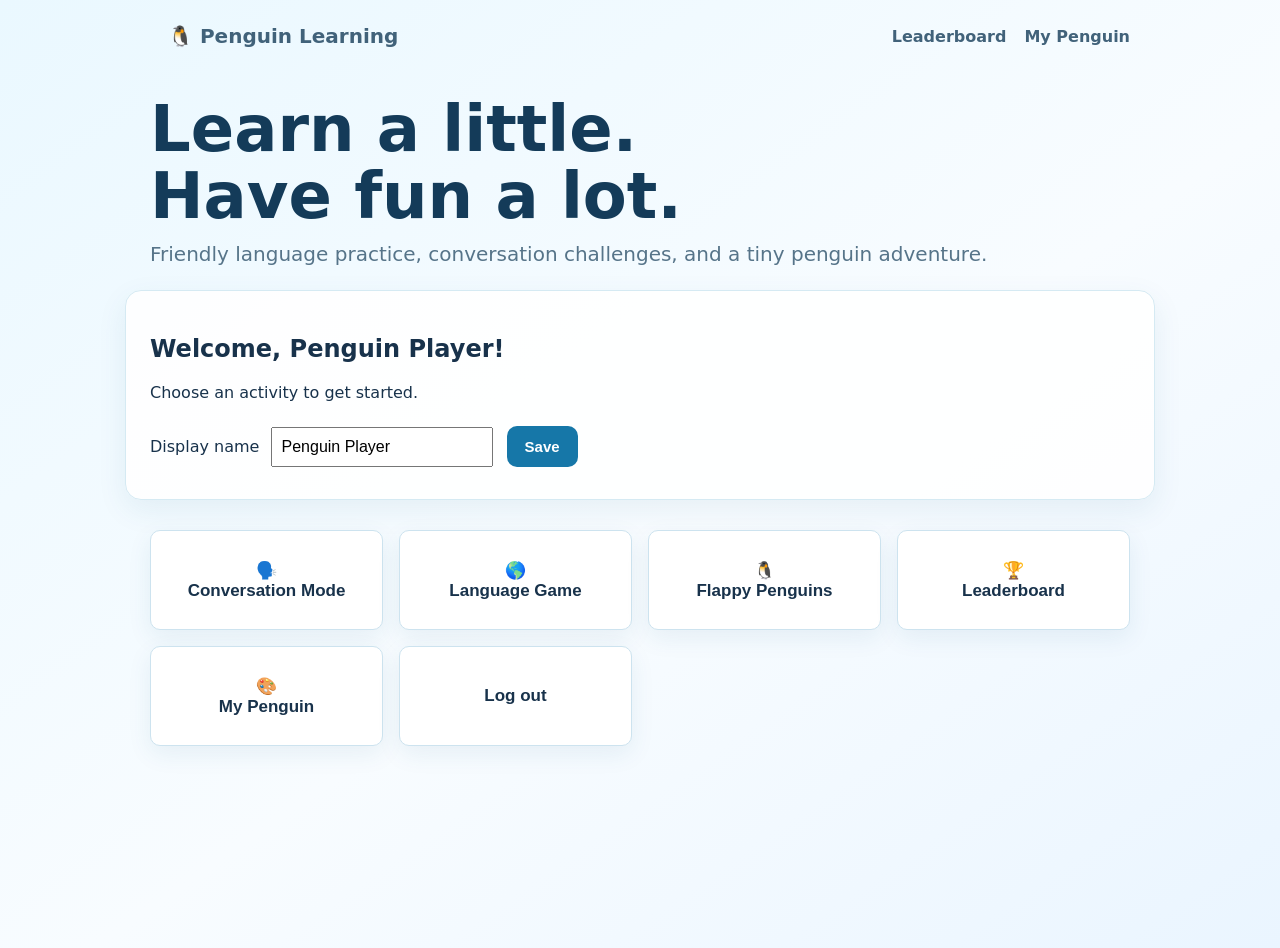
<file: docs/index.html>
<!doctype html>
<html><head><meta charset="utf-8"><meta name="viewport" content="width=device-width, initial-scale=1"><title>Penguin Learning</title><link rel="stylesheet" href="style.css"></head>
<body>
<header class="topbar"><a class="brand" href="index.html">🐧 Penguin Learning</a><nav><a href="leaderboard.html">Leaderboard</a><a href="penguin.html">My Penguin</a></nav></header>
<main>
<section class="hero"><h1>Learn a little.<br>Have fun a lot.</h1><p>Friendly language practice, conversation challenges, and a tiny penguin adventure.</p></section>
<section class="card welcome-card"><h2>Welcome, <span id="name"></span>!</h2><p>Choose an activity to get started.</p><label>Display name <input id="nameInput" maxlength="30"></label><button id="saveName">Save</button></section>
<section class="menu">
<a href="conversation.html"><button>🗣️<br>Conversation Mode</button></a><a href="language.html"><button>🌎<br>Language Game</button></a><a href="flappy.html"><button>🐧<br>Flappy Penguins</button></a><a href="leaderboard.html"><button>🏆<br>Leaderboard</button></a><a href="penguin.html"><button>🎨<br>My Penguin</button></a><button id="logout">Log out</button>
</section>
</main>
<script src="app.js"></script><script>
if (!currentUser()) saveUser(getUser("Penguin Player"));
let user = getUser();
const name = document.getElementById("name"); const input = document.getElementById("nameInput");
name.textContent = user.username; input.value = user.username;
document.getElementById("saveName").onclick = () => { setUsername(input.value); user = getUser(); name.textContent = user.username; input.value = user.username; };
document.getElementById("logout").onclick = logout;
</script></body></html>
</file>
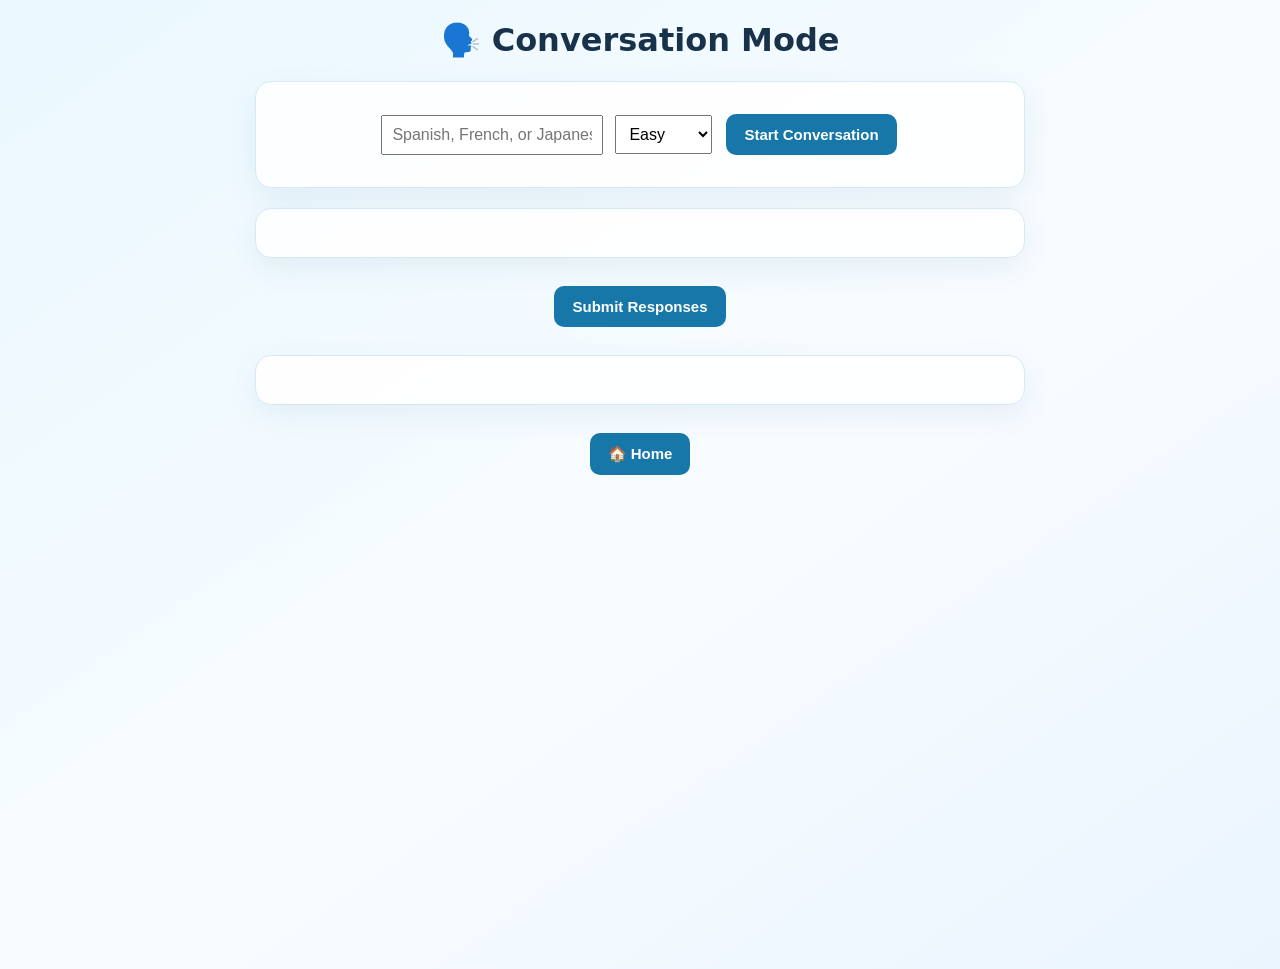
<file: docs/conversation.html>
<!doctype html>
<html><head><meta charset="utf-8"><title>Conversation Mode</title><link rel="stylesheet" href="style.css"></head>
<body><h1>🗣️ Conversation Mode</h1><div class="card"><input id="language" placeholder="Spanish, French, or Japanese"><select id="difficulty"><option>Easy</option><option>Medium</option><option>Hard</option></select><button id="start">Start Conversation</button></div><div id="prompts" class="card"></div><button id="submit">Submit Responses</button><div id="results" class="card"></div><a href="home.html"><button>🏠 Home</button></a>
<script src="app.js"></script><script>
requireUser(); const promptBank = { Spanish: [{english:"Hello, how are you?", target:"Hola, ¿cómo estás?"},{english:"My name is Alex.", target:"Me llamo Alex."},{english:"I like penguins.", target:"Me gustan los pingüinos."}], French: [{english:"Hello, how are you?", target:"Bonjour, comment allez-vous ?"},{english:"My name is Alex.", target:"Je m'appelle Alex."},{english:"I like penguins.", target:"J'aime les pingouins."}], Japanese: [{english:"Hello, how are you?", target:"Konnichiwa, ogenki desu ka?"},{english:"My name is Alex.", target:"Watashi no namae wa Alex desu."},{english:"I like penguins.", target:"Watashi wa pengin ga suki desu."}] }; let prompts = [];
document.getElementById("start").onclick = () => { const typed = document.getElementById("language").value.trim(); const key = Object.keys(promptBank).find(k => k.toLowerCase() === typed.toLowerCase()) || "Spanish"; prompts = promptBank[key]; document.getElementById("prompts").innerHTML = prompts.map((p,i) => `<div class="question"><b>${i+1}. ${p.english}</b><br><textarea id="answer${i}" rows="3" cols="45" placeholder="Type your translation"></textarea></div>`).join(""); };
document.getElementById("submit").onclick = () => { if (!prompts.length) return; const results = prompts.map((p,i) => { const answer = document.getElementById(`answer${i}`).value.trim(); const score = answer ? 10 : 0; return `<p><b>Question ${i+1}: ${score}/10</b><br>Expected: ${escapeHtml(p.target)}<br>${answer ? "Nice effort! Compare your answer with the example." : "Try answering next time."}</p>`; }); const user = getUser(); const earned = prompts.filter((_,i) => document.getElementById(`answer${i}`).value.trim()).length * 2; user.xp += earned; user.level = Math.floor(user.xp / 20) + 1; saveUser(user); document.getElementById("results").innerHTML = results.join("") + `<b>XP earned: ${earned}</b>`; };
</script></body></html>
</file>
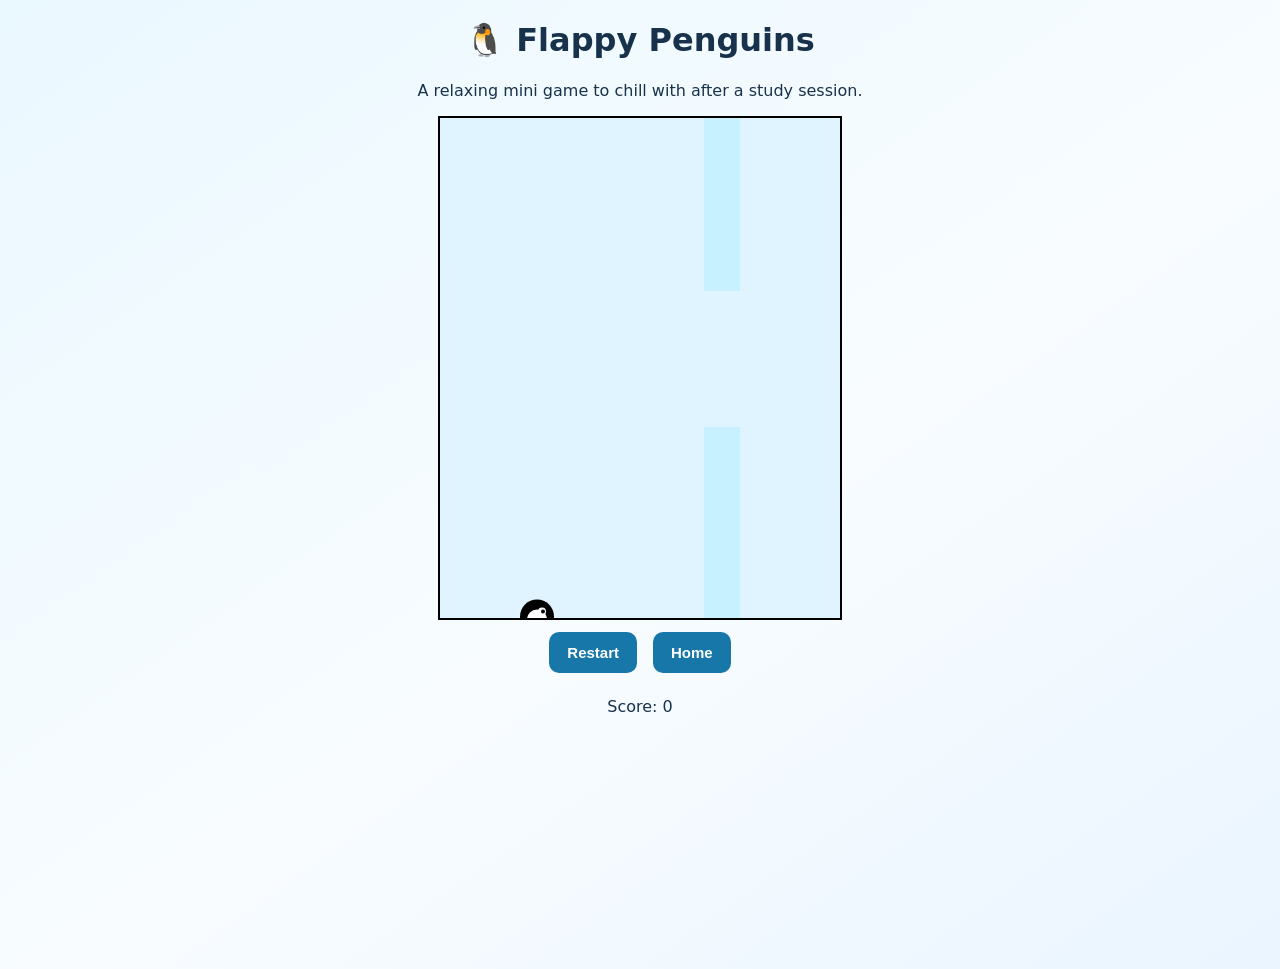
<file: docs/flappy.html>
<!doctype html>
<html><head><meta charset="utf-8"><title>Flappy Penguins</title><link rel="stylesheet" href="style.css"></head>
<body><h1>🐧 Flappy Penguins</h1><p>A relaxing mini game to chill with after a study session.</p><canvas id="game" width="400" height="500"></canvas><br><button onclick="restart()">Restart</button><a href="home.html"><button>Home</button></a><p id="score">Score: 0</p>
<script src="app.js"></script><script>
requireUser(); const canvas=document.getElementById("game"),ctx=canvas.getContext("2d"); let penguin,pipes,score,gameOver; const gravity=.12,jumpPower=-4,penguinSize=34,minGap=penguinSize*4,pipeWidth=36,pipeSpeed=2,pipeSpacing=180; function start(){penguin={x:80,y:200,w:penguinSize,h:penguinSize,vel:0};pipes=[];score=0;gameOver=false;document.getElementById("score").textContent="Score: 0";spawnPipe()} function spawnPipe(){const margin=150,top=Math.random()*(canvas.height-minGap-margin*2)+margin;pipes.push({x:canvas.width,w:pipeWidth,top,bottom:top+minGap,passed:false})} function update(){if(gameOver)return;penguin.vel+=gravity;penguin.y+=penguin.vel;if(penguin.y>canvas.height)gameOver=true;if(penguin.y<0)penguin.y=0;pipes.forEach(p=>{p.x-=pipeSpeed;if(!p.passed&&p.x<penguin.x){p.passed=true;score++;document.getElementById("score").textContent="Score: "+score}if(penguin.x<p.x+p.w&&penguin.x+penguin.w>p.x&&(penguin.y<p.top||penguin.y+penguin.h>p.bottom))gameOver=true});pipes=pipes.filter(p=>p.x+p.w>0);const last=pipes[pipes.length-1];if(last&&last.x<canvas.width-pipeSpacing)spawnPipe()} function drawPenguin(){ctx.fillStyle="black";ctx.beginPath();ctx.arc(penguin.x+17,penguin.y+17,17,0,Math.PI*2);ctx.fill();ctx.fillStyle="white";ctx.beginPath();ctx.arc(penguin.x+17,penguin.y+20,10,0,Math.PI*2);ctx.fill();ctx.beginPath();ctx.arc(penguin.x+22,penguin.y+12,4,0,Math.PI*2);ctx.fill();ctx.fillStyle="black";ctx.beginPath();ctx.arc(penguin.x+23,penguin.y+12,2,0,Math.PI*2);ctx.fill();ctx.fillStyle="orange";ctx.beginPath();ctx.moveTo(penguin.x+30,penguin.y+18);ctx.lineTo(penguin.x+38,penguin.y+21);ctx.lineTo(penguin.x+30,penguin.y+24);ctx.fill()} function drawPipe(x,y,w,h){ctx.fillStyle="#c8f1ff";ctx.fillRect(x,y,w,h)} function draw(){ctx.clearRect(0,0,canvas.width,canvas.height);drawPenguin();pipes.forEach(p=>{drawPipe(p.x,0,p.w,p.top);drawPipe(p.x,p.bottom,p.w,canvas.height-p.bottom)});if(gameOver){ctx.fillStyle="red";ctx.font="32px Arial";ctx.fillText("Game Over",120,250)}} function loop(t){update();draw();requestAnimationFrame(loop)} document.addEventListener("keydown",e=>{if(e.code==="Space"&&!gameOver)penguin.vel=jumpPower});canvas.addEventListener("mousedown",()=>{if(!gameOver)penguin.vel=jumpPower});function restart(){start()} start();requestAnimationFrame(loop);
</script></body></html>
</file>
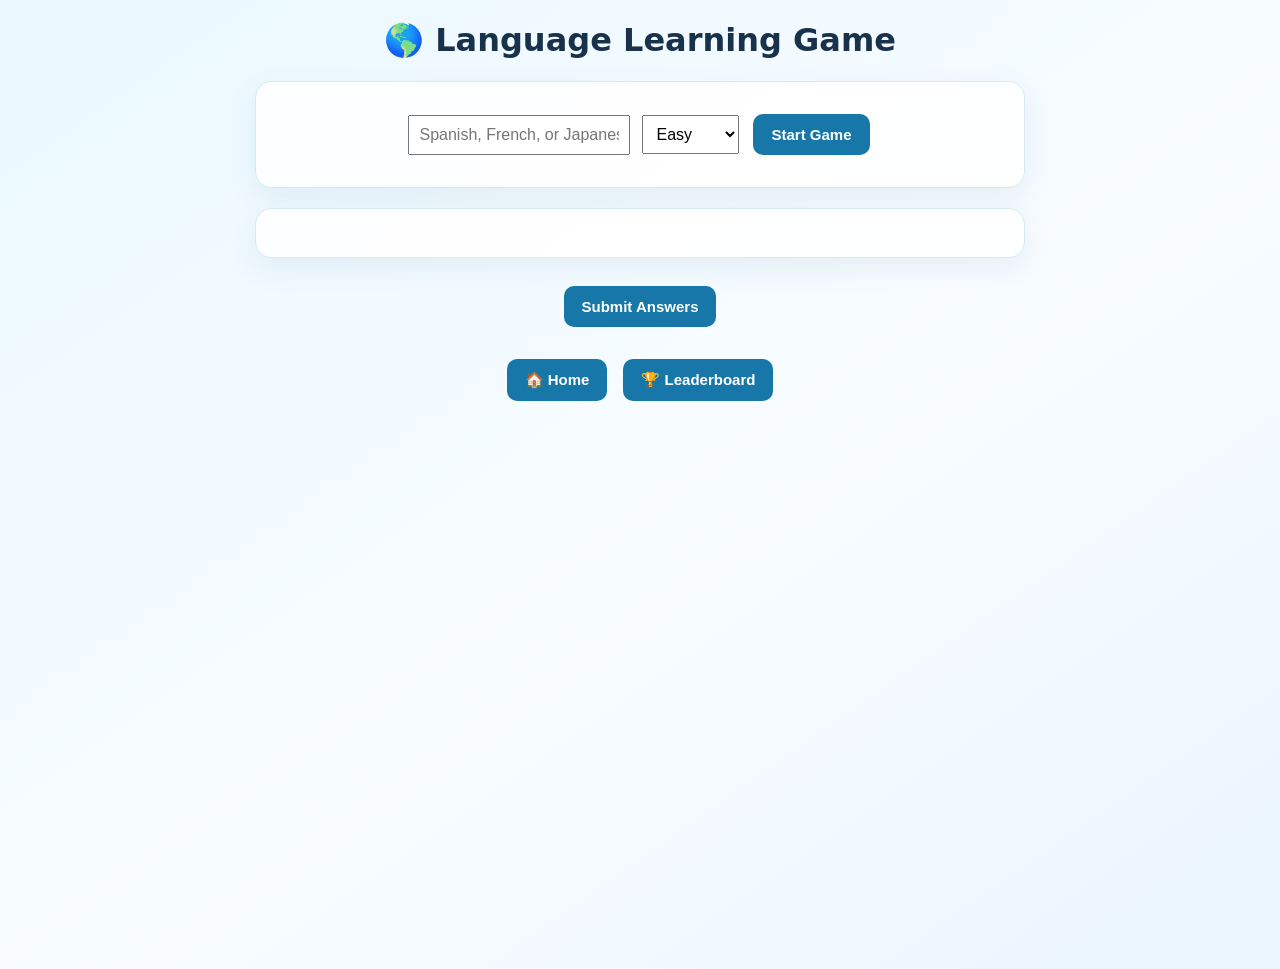
<file: docs/language.html>
<!doctype html>
<html><head><meta charset="utf-8"><title>Language Learning</title><link rel="stylesheet" href="style.css"></head>
<body><h1>🌎 Language Learning Game</h1><div class="card"><input id="language" placeholder="Spanish, French, or Japanese"><select id="difficulty"><option>Easy</option><option>Medium</option><option>Hard</option></select><button id="start">Start Game</button></div><div id="questions" class="card"></div><button id="submit">Submit Answers</button><p id="result"></p><a href="home.html"><button>🏠 Home</button></a><a href="leaderboard.html"><button>🏆 Leaderboard</button></a>
<script src="app.js"></script><script>
requireUser(); let questions = [];
document.getElementById("start").onclick = () => { const typed = document.getElementById("language").value.trim(); const key = Object.keys(questionBank).find(k => k.toLowerCase() === typed.toLowerCase()) || "Spanish"; questions = questionBank[key]; document.getElementById("questions").innerHTML = questions.map((q,i) => `<div class="question"><b>${i+1}. ${q.question}</b>${q.options.map((o,j) => `<label><br><input type="radio" name="q${i}" value="${j}"> ${o}</label>`).join("")}</div>`).join(""); };
document.getElementById("submit").onclick = () => { if (!questions.length) return; let correct = 0; questions.forEach((q,i) => { const selected = document.querySelector(`input[name="q${i}"]:checked`); if (selected && Number(selected.value) === q.answer) correct++; }); const user = getUser(); user.score += correct; user.xp += correct; user.level = Math.floor(user.xp / 20) + 1; saveUser(user); document.getElementById("result").textContent = `You got ${correct}/${questions.length} correct and earned ${correct} XP!`; };
</script></body></html>
</file>
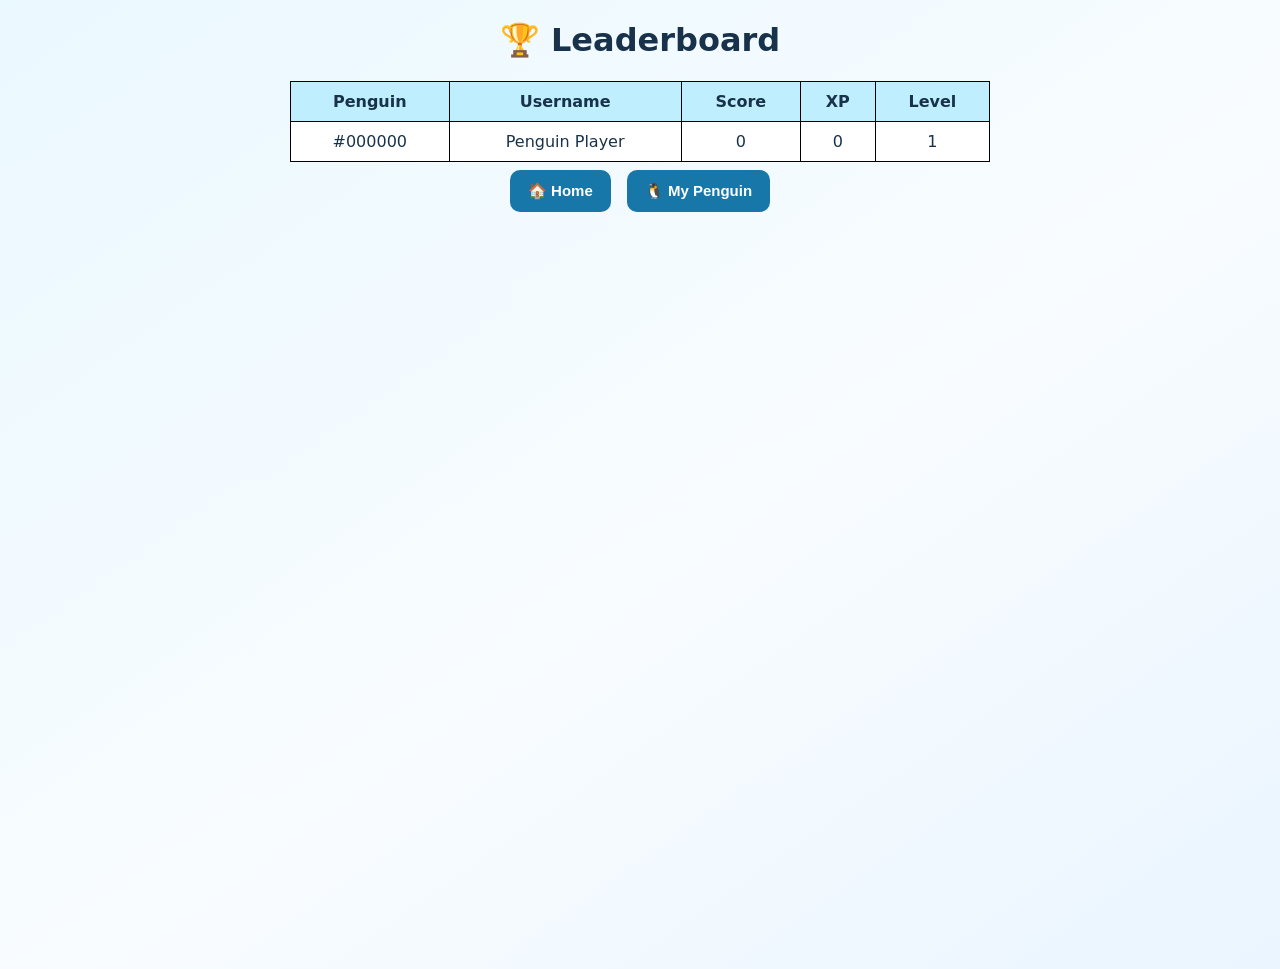
<file: docs/leaderboard.html>
<!doctype html>
<html><head><meta charset="utf-8"><title>Leaderboard</title><link rel="stylesheet" href="style.css"></head>
<body><h1>🏆 Leaderboard</h1><table><thead><tr><th>Penguin</th><th>Username</th><th>Score</th><th>XP</th><th>Level</th></tr></thead><tbody id="body"></tbody></table><a href="home.html"><button>🏠 Home</button></a><a href="penguin.html"><button>🐧 My Penguin</button></a>
<script src="app.js"></script><script>const users = allUsers().sort((a,b) => b.level - a.level || b.xp - a.xp); document.getElementById("body").innerHTML = users.length ? users.map(u => `<tr><td>${u.color || "#000000"}</td><td>${escapeHtml(u.username)}</td><td>${u.score}</td><td>${u.xp}</td><td>${u.level}</td></tr>`).join("") : `<tr><td colspan="5">No players yet.</td></tr>`;</script></body></html>
</file>
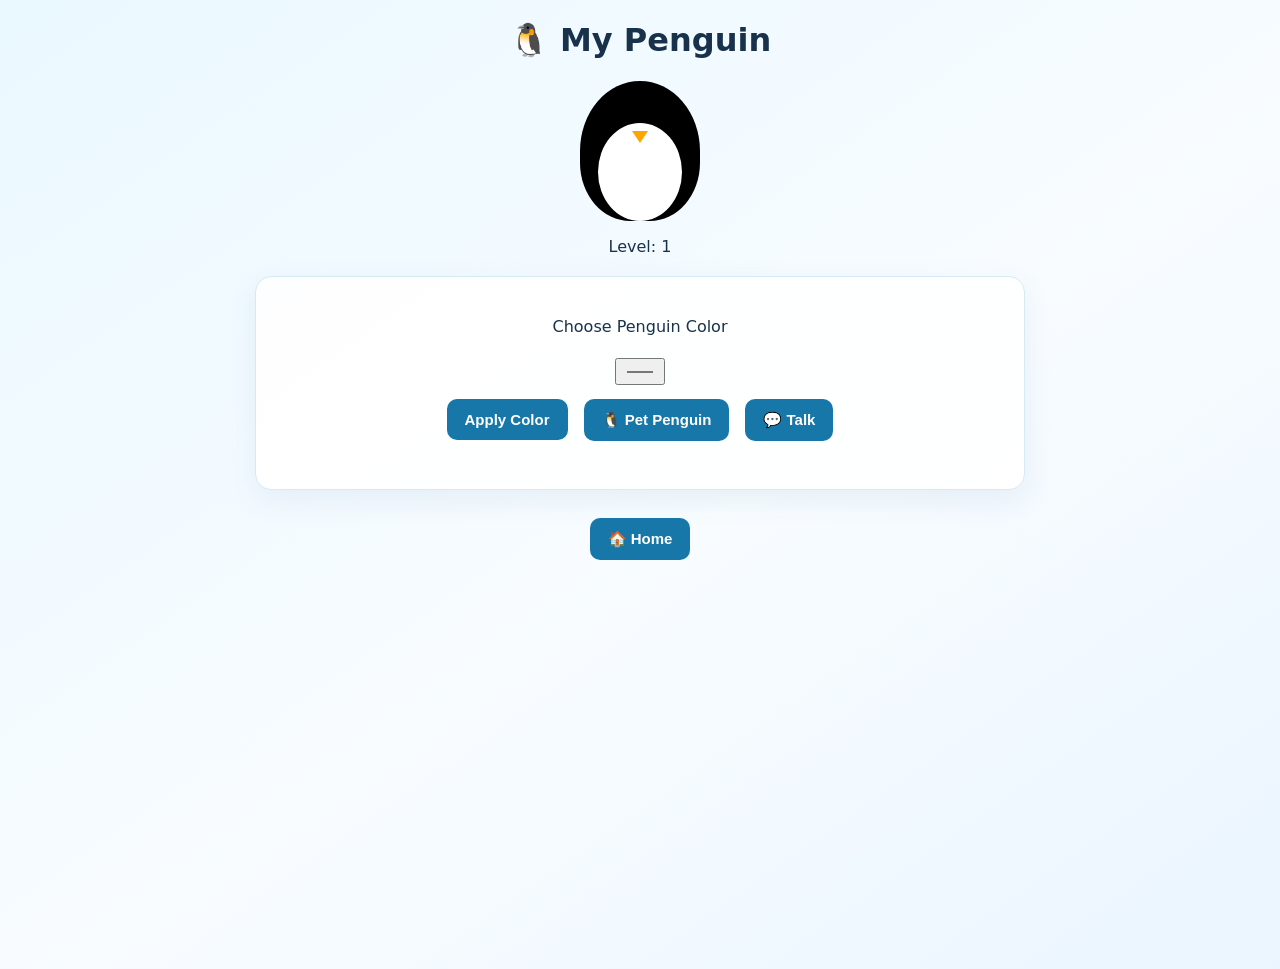
<file: docs/penguin.html>
<!doctype html>
<html><head><meta charset="utf-8"><title>My Penguin</title><link rel="stylesheet" href="style.css"></head>
<body><h1>🐧 My Penguin</h1><div class="penguin"><div class="body"></div><div class="belly"></div><div class="eye left"></div><div class="eye right"></div><div class="beak"></div></div><p>Level: <span id="level"></span></p><div class="card"><p>Choose Penguin Color</p><input type="color" id="color"><br><button id="apply">Apply Color</button><button id="pet">🐧 Pet Penguin</button><button id="talk">💬 Talk</button><p id="response"></p></div><a href="home.html"><button>🏠 Home</button></a>
<script src="app.js"></script><script>const user = requireUser(); const body = document.querySelector(".penguin .body"); document.getElementById("level").textContent = user.level; document.getElementById("color").value = user.color || "#000000"; body.style.background = user.color || "#000000"; document.getElementById("apply").onclick = () => { user.color = document.getElementById("color").value; body.style.background = user.color; saveUser(user); }; document.getElementById("pet").onclick = () => document.getElementById("response").textContent = "Your penguin is happy! 🐧"; document.getElementById("talk").onclick = () => document.getElementById("response").textContent = "Penguins can swim faster than they walk! 🐧";</script></body></html>
</file>
<file: docs/style.css>
body {
  font-family: Inter, ui-sans-serif, system-ui, -apple-system, BlinkMacSystemFont, "Segoe UI", sans-serif;
  text-align: center;
  background: linear-gradient(145deg, #eaf8ff 0%, #f8fcff 55%, #eaf5ff 100%);
  color: #18324b;
  margin: 0;
  min-height: 100vh;
  padding: 0 16px 48px;
}

button {
  padding: 12px 18px;
  margin: 8px;
  border: 0;
  border-radius: 10px;
  background: #1677a8;
  color: white;
  font-size: 15px;
  font-weight: 700;
  cursor: pointer;
  transition: transform .15s ease, background .15s ease;
}

button:hover { background: #0e5f87; transform: translateY(-1px); }

input, select, textarea {
  padding: 9px;
  font-size: 16px;
  margin: 6px;
}

a { color: inherit; }
.topbar { padding: 24px 0 12px; max-width: 980px; margin: auto; display: flex; justify-content: space-between; align-items: center; }
.brand { font-weight: 800; font-size: 20px; color: #0e5f87; }
.topbar a { text-decoration: none; margin-left: 18px; font-weight: 700; color: #41627a; }
.hero { max-width: 980px; margin: 36px auto 24px; text-align: left; }
.hero h1 { font-size: clamp(34px, 6vw, 64px); line-height: 1.05; margin: 0 0 12px; color: #143b59; }
.hero p { font-size: 20px; color: #567489; margin: 0; }
.menu { max-width: 980px; margin: 30px auto 0; display: grid; grid-template-columns: repeat(auto-fit, minmax(210px, 1fr)); gap: 16px; }
.menu a { text-decoration: none; }
.menu button { width: 100%; min-height: 100px; margin: 0; font-size: 17px; background: white; color: #18324b; border: 1px solid #cde3ef; box-shadow: 0 8px 24px rgba(23, 91, 127, .08); }
.menu button:hover { background: #f1fbff; border-color: #78bad7; }
.card { max-width: 720px; margin: 20px auto; padding: 24px; background: rgba(255,255,255,.9); border: 1px solid #d5eaf3; border-radius: 16px; box-shadow: 0 10px 30px rgba(23, 91, 127, .08); }
.welcome-card { max-width: 980px; text-align: left; }
.welcome-card input { max-width: 220px; }
.question { text-align: left; margin: 20px auto; padding: 14px; border: 1px solid #c7e8f5; border-radius: 8px; }
table { margin: auto; border-collapse: collapse; width: min(700px, 95%); background: white; }
th, td { border: 1px solid black; padding: 10px; }
th { background: #bfefff; }
canvas { border: 2px solid black; background: #dff4ff; max-width: 100%; }
.penguin { position: relative; width: 120px; height: 140px; margin: auto; }
.penguin .body { width: 100%; height: 100%; border-radius: 60% 60% 50% 50%; position: absolute; }
.penguin .belly { width: 70%; height: 70%; background: white; border-radius: 50%; position: absolute; top: 30%; left: 15%; }
.penguin .eye { width: 10px; height: 10px; background: black; border-radius: 50%; position: absolute; top: 30px; }
.penguin .eye.left { left: 35px; }
.penguin .eye.right { right: 35px; }
.penguin .beak { width: 0; height: 0; border-left: 8px solid transparent; border-right: 8px solid transparent; border-top: 12px solid orange; position: absolute; top: 50px; left: 50%; transform: translateX(-50%); }
</file>
